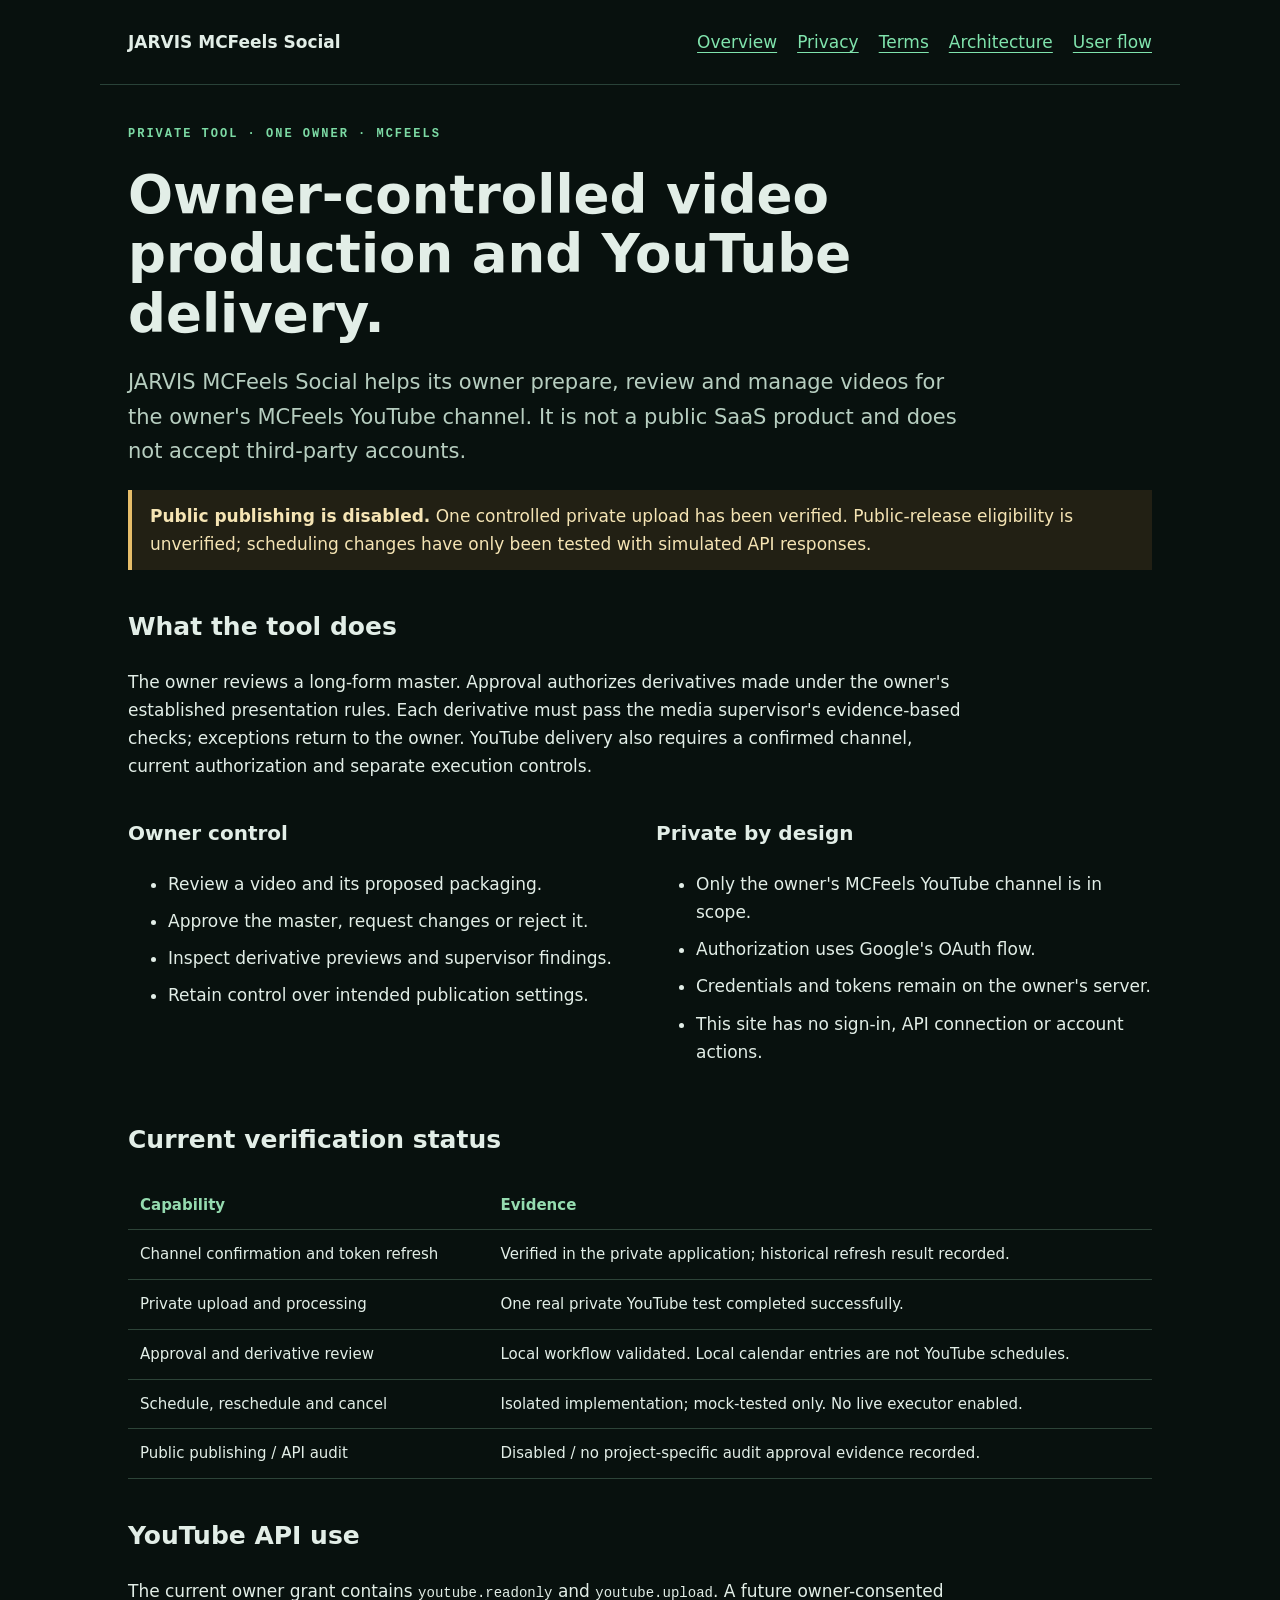
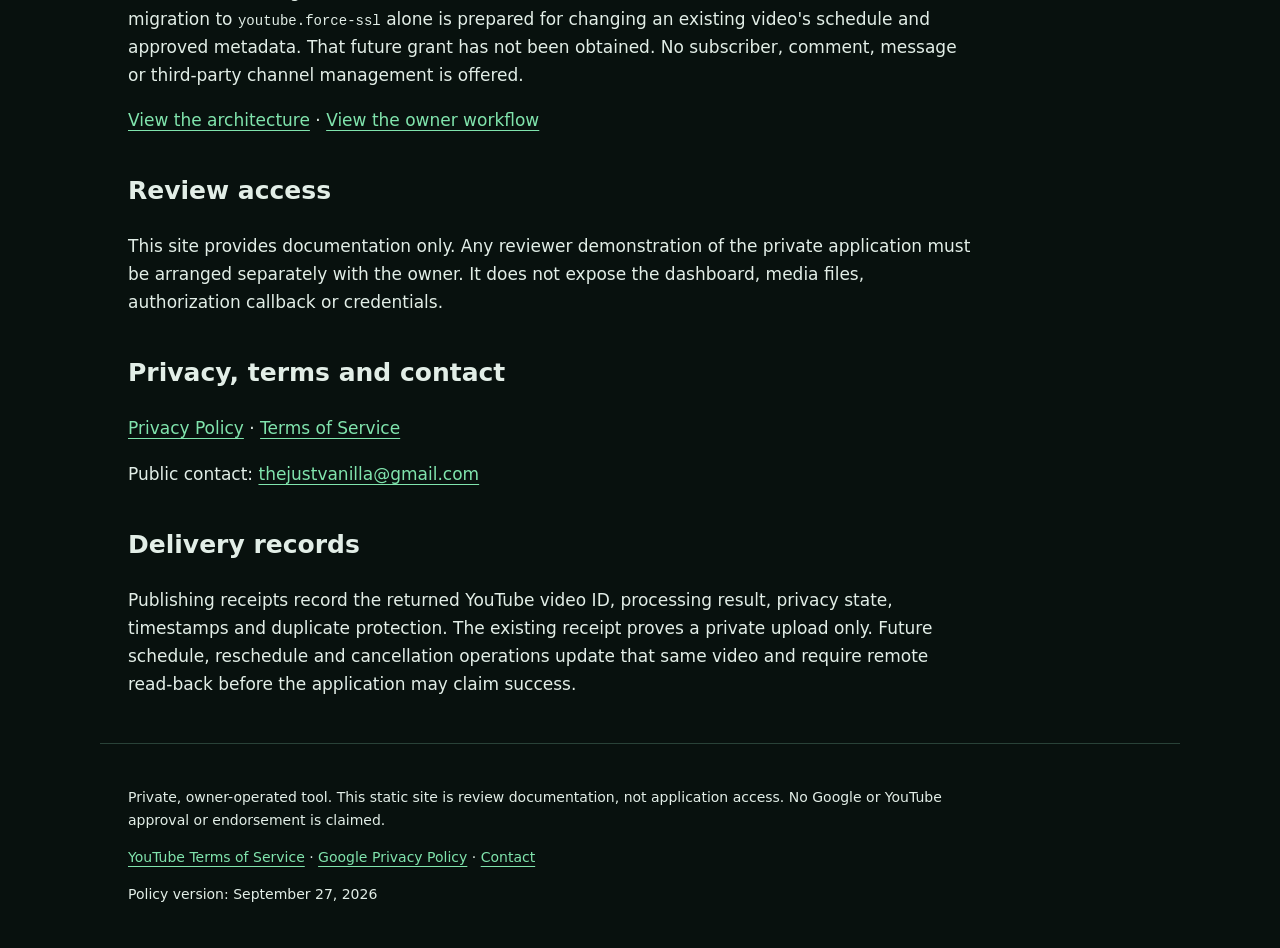
<file: index.html>
<!doctype html><html lang="en"><head><meta charset="utf-8"><meta name="viewport" content="width=device-width,initial-scale=1"><meta name="referrer" content="no-referrer"><meta http-equiv="Content-Security-Policy" content="default-src 'none'; style-src 'self'; img-src 'self'; base-uri 'none'; form-action 'none'; connect-src 'none'"><title>Overview | JARVIS MCFeels Social</title><link rel="stylesheet" href="assets/site.css"></head><body><a class="skip" href="#main">Skip to content</a><header><strong>JARVIS MCFeels Social</strong><nav aria-label="Main"><a href="index.html">Overview</a><a href="privacy.html">Privacy</a><a href="terms.html">Terms</a><a href="architecture.html">Architecture</a><a href="user-flow.html">User flow</a></nav></header><main id="main"><p class="eyebrow">PRIVATE TOOL · ONE OWNER · MCFEELS</p><h1>Owner-controlled video production and YouTube delivery.</h1><p class="lead">JARVIS MCFeels Social helps its owner prepare, review and manage videos for the owner's MCFeels YouTube channel. It is not a public SaaS product and does not accept third-party accounts.</p><div class="notice"><strong>Public publishing is disabled.</strong> One controlled private upload has been verified. Public-release eligibility is unverified; scheduling changes have only been tested with simulated API responses.</div><h2>What the tool does</h2><p>The owner reviews a long-form master. Approval authorizes derivatives made under the owner's established presentation rules. Each derivative must pass the media supervisor's evidence-based checks; exceptions return to the owner. YouTube delivery also requires a confirmed channel, current authorization and separate execution controls.</p><div class="columns"><section><h3>Owner control</h3><ul><li>Review a video and its proposed packaging.</li><li>Approve the master, request changes or reject it.</li><li>Inspect derivative previews and supervisor findings.</li><li>Retain control over intended publication settings.</li></ul></section><section><h3>Private by design</h3><ul><li>Only the owner's MCFeels YouTube channel is in scope.</li><li>Authorization uses Google's OAuth flow.</li><li>Credentials and tokens remain on the owner's server.</li><li>This site has no sign-in, API connection or account actions.</li></ul></section></div><h2>Current verification status</h2><table><thead><tr><th>Capability</th><th>Evidence</th></tr></thead><tbody><tr><td>Channel confirmation and token refresh</td><td>Verified in the private application; historical refresh result recorded.</td></tr><tr><td>Private upload and processing</td><td>One real private YouTube test completed successfully.</td></tr><tr><td>Approval and derivative review</td><td>Local workflow validated. Local calendar entries are not YouTube schedules.</td></tr><tr><td>Schedule, reschedule and cancel</td><td>Isolated implementation; mock-tested only. No live executor enabled.</td></tr><tr><td>Public publishing / API audit</td><td>Disabled / no project-specific audit approval evidence recorded.</td></tr></tbody></table><h2>YouTube API use</h2><p>The current owner grant contains <code>youtube.readonly</code> and <code>youtube.upload</code>. A future owner-consented migration to <code>youtube.force-ssl</code> alone is prepared for changing an existing video's schedule and approved metadata. That future grant has not been obtained. No subscriber, comment, message or third-party channel management is offered.</p><p><a href="architecture.html">View the architecture</a> · <a href="user-flow.html">View the owner workflow</a></p><h2>Review access</h2><p>This site provides documentation only. Any reviewer demonstration of the private application must be arranged separately with the owner. It does not expose the dashboard, media files, authorization callback or credentials.</p><h2>Privacy, terms and contact</h2><p><a href="privacy.html">Privacy Policy</a> · <a href="terms.html">Terms of Service</a></p><p>Public contact: <a href="mailto:thejustvanilla@gmail.com">thejustvanilla@gmail.com</a></p><h2>Delivery records</h2><p>Publishing receipts record the returned YouTube video ID, processing result, privacy state, timestamps and duplicate protection. The existing receipt proves a private upload only. Future schedule, reschedule and cancellation operations update that same video and require remote read-back before the application may claim success.</p></main><footer><p>Private, owner-operated tool. This static site is review documentation, not application access. No Google or YouTube approval or endorsement is claimed.</p><p><a href="https://www.youtube.com/t/terms">YouTube Terms of Service</a> · <a href="https://policies.google.com/privacy">Google Privacy Policy</a> · <a href="privacy.html#contact">Contact</a></p><p>Policy version: September 27, 2026</p></footer></body></html>
</file>
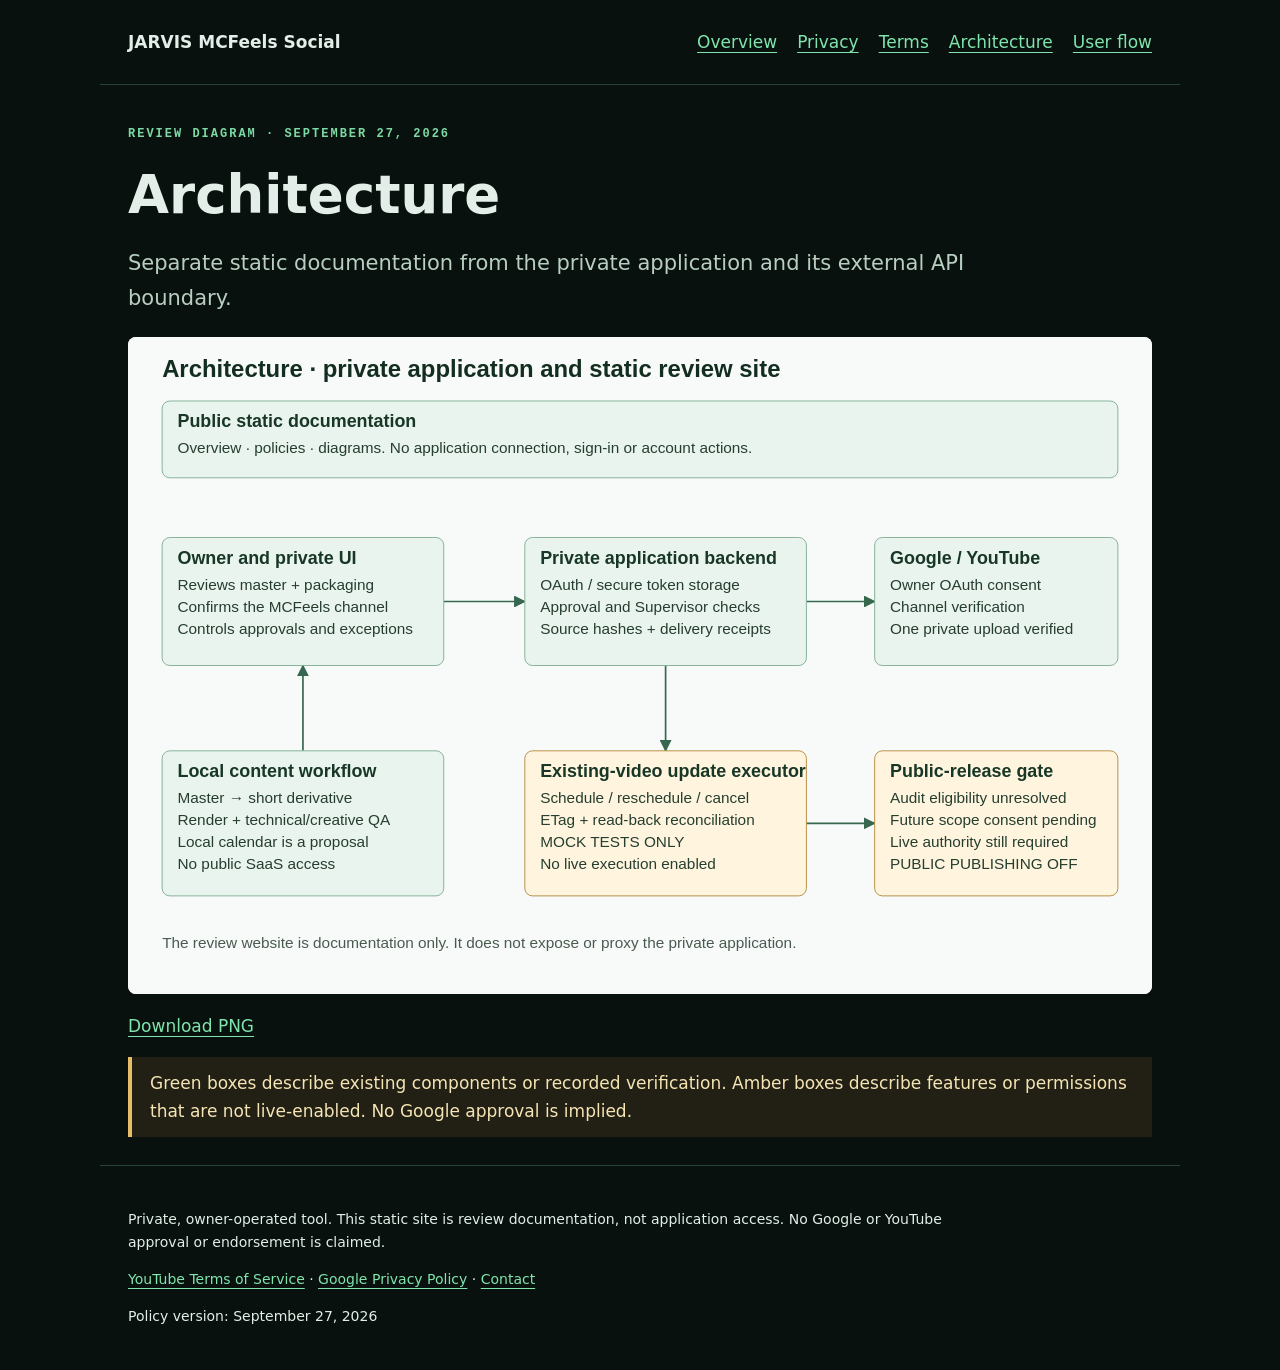
<file: architecture.html>
<!doctype html><html lang="en"><head><meta charset="utf-8"><meta name="viewport" content="width=device-width,initial-scale=1"><meta name="referrer" content="no-referrer"><meta http-equiv="Content-Security-Policy" content="default-src 'none'; style-src 'self'; img-src 'self'; base-uri 'none'; form-action 'none'; connect-src 'none'"><title>Architecture | JARVIS MCFeels Social</title><link rel="stylesheet" href="assets/site.css"></head><body><a class="skip" href="#main">Skip to content</a><header><strong>JARVIS MCFeels Social</strong><nav aria-label="Main"><a href="index.html">Overview</a><a href="privacy.html">Privacy</a><a href="terms.html">Terms</a><a href="architecture.html">Architecture</a><a href="user-flow.html">User flow</a></nav></header><main id="main"><p class="eyebrow">REVIEW DIAGRAM · SEPTEMBER 27, 2026</p><h1>Architecture</h1><p class="lead">Separate static documentation from the private application and its external API boundary.</p><img src="assets/architecture.svg" alt="Separate static documentation from the private application and its external API boundary."><p><a href="assets/architecture.png">Download PNG</a></p><div class="notice">Green boxes describe existing components or recorded verification. Amber boxes describe features or permissions that are not live-enabled. No Google approval is implied.</div></main><footer><p>Private, owner-operated tool. This static site is review documentation, not application access. No Google or YouTube approval or endorsement is claimed.</p><p><a href="https://www.youtube.com/t/terms">YouTube Terms of Service</a> · <a href="https://policies.google.com/privacy">Google Privacy Policy</a> · <a href="privacy.html#contact">Contact</a></p><p>Policy version: September 27, 2026</p></footer></body></html>
</file>
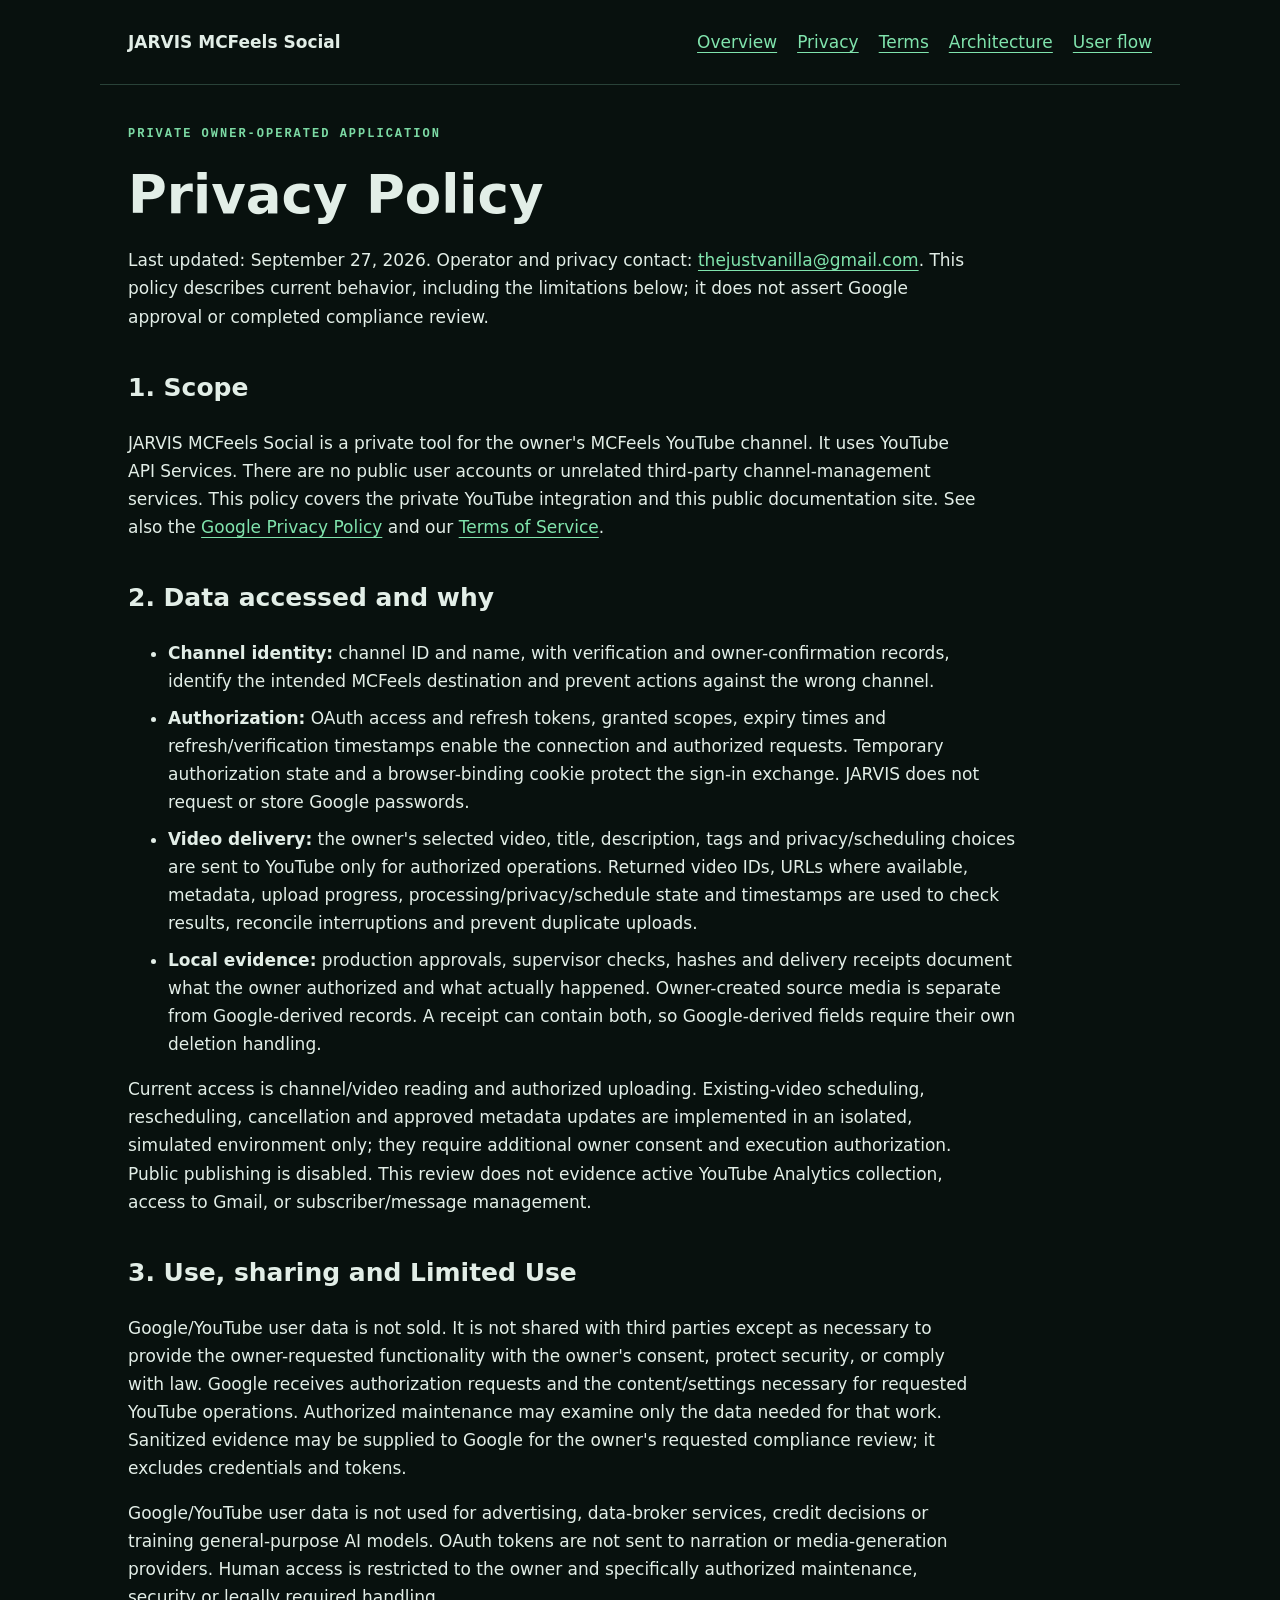
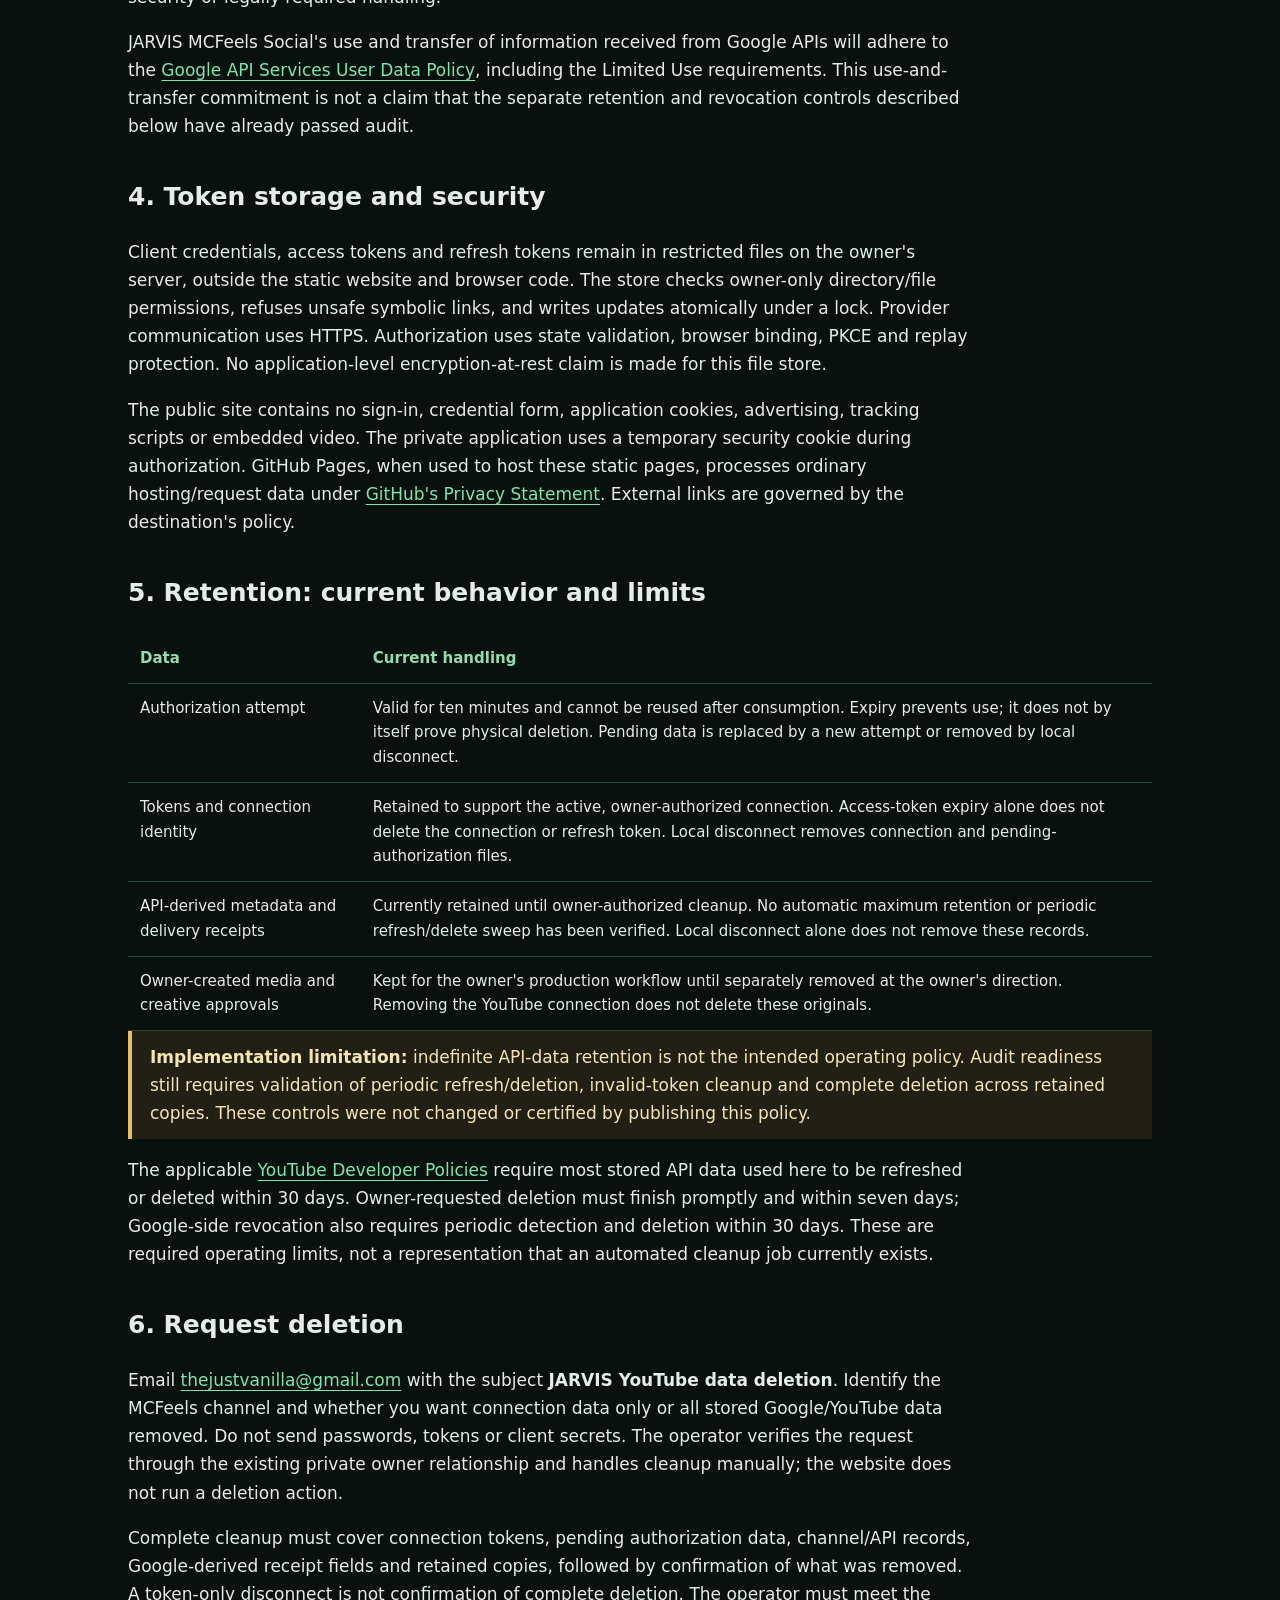
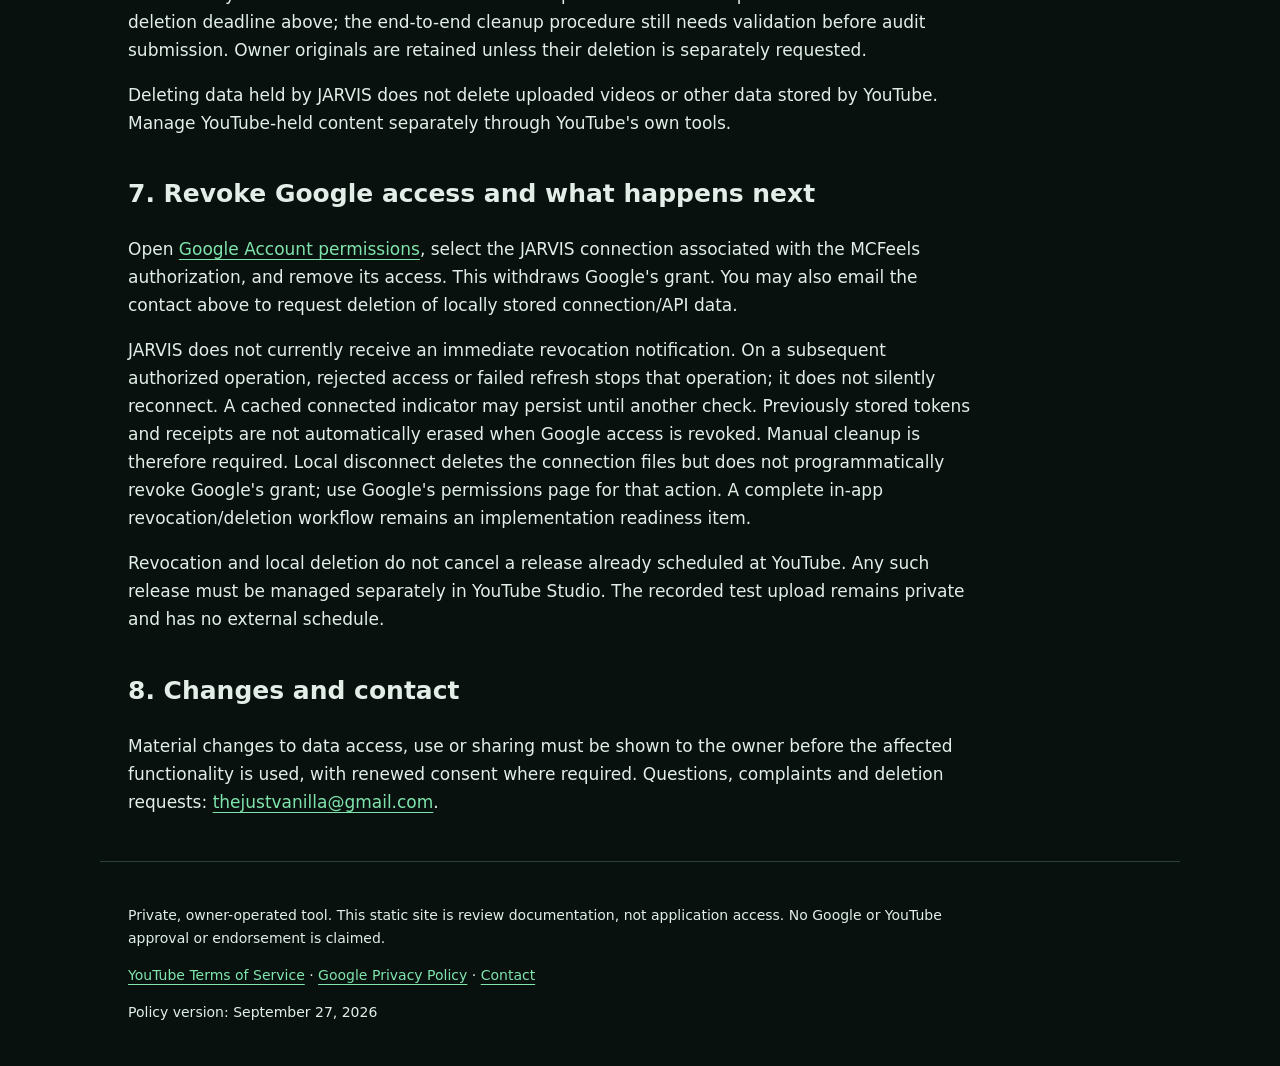
<file: privacy.html>
<!doctype html><html lang="en"><head><meta charset="utf-8"><meta name="viewport" content="width=device-width,initial-scale=1"><meta name="referrer" content="no-referrer"><meta http-equiv="Content-Security-Policy" content="default-src 'none'; style-src 'self'; img-src 'self'; base-uri 'none'; form-action 'none'; connect-src 'none'"><title>Privacy Policy | JARVIS MCFeels Social</title><link rel="stylesheet" href="assets/site.css"></head><body><a class="skip" href="#main">Skip to content</a><header><strong>JARVIS MCFeels Social</strong><nav aria-label="Main"><a href="index.html">Overview</a><a href="privacy.html">Privacy</a><a href="terms.html">Terms</a><a href="architecture.html">Architecture</a><a href="user-flow.html">User flow</a></nav></header><main id="main"><p class="eyebrow">PRIVATE OWNER-OPERATED APPLICATION</p><h1>Privacy Policy</h1><p>Last updated: September 27, 2026. Operator and privacy contact: <a href="mailto:thejustvanilla@gmail.com">thejustvanilla@gmail.com</a>. This policy describes current behavior, including the limitations below; it does not assert Google approval or completed compliance review.</p>
<h2>1. Scope</h2><p>JARVIS MCFeels Social is a private tool for the owner's MCFeels YouTube channel. It uses YouTube API Services. There are no public user accounts or unrelated third-party channel-management services. This policy covers the private YouTube integration and this public documentation site. See also the <a href="https://policies.google.com/privacy">Google Privacy Policy</a> and our <a href="terms.html">Terms of Service</a>.</p>
<h2>2. Data accessed and why</h2><ul><li><strong>Channel identity:</strong> channel ID and name, with verification and owner-confirmation records, identify the intended MCFeels destination and prevent actions against the wrong channel.</li><li><strong>Authorization:</strong> OAuth access and refresh tokens, granted scopes, expiry times and refresh/verification timestamps enable the connection and authorized requests. Temporary authorization state and a browser-binding cookie protect the sign-in exchange. JARVIS does not request or store Google passwords.</li><li><strong>Video delivery:</strong> the owner's selected video, title, description, tags and privacy/scheduling choices are sent to YouTube only for authorized operations. Returned video IDs, URLs where available, metadata, upload progress, processing/privacy/schedule state and timestamps are used to check results, reconcile interruptions and prevent duplicate uploads.</li><li><strong>Local evidence:</strong> production approvals, supervisor checks, hashes and delivery receipts document what the owner authorized and what actually happened. Owner-created source media is separate from Google-derived records. A receipt can contain both, so Google-derived fields require their own deletion handling.</li></ul><p>Current access is channel/video reading and authorized uploading. Existing-video scheduling, rescheduling, cancellation and approved metadata updates are implemented in an isolated, simulated environment only; they require additional owner consent and execution authorization. Public publishing is disabled. This review does not evidence active YouTube Analytics collection, access to Gmail, or subscriber/message management.</p>
<h2>3. Use, sharing and Limited Use</h2><p>Google/YouTube user data is not sold. It is not shared with third parties except as necessary to provide the owner-requested functionality with the owner's consent, protect security, or comply with law. Google receives authorization requests and the content/settings necessary for requested YouTube operations. Authorized maintenance may examine only the data needed for that work. Sanitized evidence may be supplied to Google for the owner's requested compliance review; it excludes credentials and tokens.</p><p>Google/YouTube user data is not used for advertising, data-broker services, credit decisions or training general-purpose AI models. OAuth tokens are not sent to narration or media-generation providers. Human access is restricted to the owner and specifically authorized maintenance, security or legally required handling.</p><p>JARVIS MCFeels Social's use and transfer of information received from Google APIs will adhere to the <a href="https://developers.google.com/terms/api-services-user-data-policy">Google API Services User Data Policy</a>, including the Limited Use requirements. This use-and-transfer commitment is not a claim that the separate retention and revocation controls described below have already passed audit.</p>
<h2>4. Token storage and security</h2><p>Client credentials, access tokens and refresh tokens remain in restricted files on the owner's server, outside the static website and browser code. The store checks owner-only directory/file permissions, refuses unsafe symbolic links, and writes updates atomically under a lock. Provider communication uses HTTPS. Authorization uses state validation, browser binding, PKCE and replay protection. No application-level encryption-at-rest claim is made for this file store.</p><p>The public site contains no sign-in, credential form, application cookies, advertising, tracking scripts or embedded video. The private application uses a temporary security cookie during authorization. GitHub Pages, when used to host these static pages, processes ordinary hosting/request data under <a href="https://docs.github.com/en/site-policy/privacy-policies/github-general-privacy-statement">GitHub's Privacy Statement</a>. External links are governed by the destination's policy.</p>
<h2>5. Retention: current behavior and limits</h2><table><thead><tr><th>Data</th><th>Current handling</th></tr></thead><tbody><tr><td>Authorization attempt</td><td>Valid for ten minutes and cannot be reused after consumption. Expiry prevents use; it does not by itself prove physical deletion. Pending data is replaced by a new attempt or removed by local disconnect.</td></tr><tr><td>Tokens and connection identity</td><td>Retained to support the active, owner-authorized connection. Access-token expiry alone does not delete the connection or refresh token. Local disconnect removes connection and pending-authorization files.</td></tr><tr><td>API-derived metadata and delivery receipts</td><td>Currently retained until owner-authorized cleanup. No automatic maximum retention or periodic refresh/delete sweep has been verified. Local disconnect alone does not remove these records.</td></tr><tr><td>Owner-created media and creative approvals</td><td>Kept for the owner's production workflow until separately removed at the owner's direction. Removing the YouTube connection does not delete these originals.</td></tr></tbody></table><div class="notice"><strong>Implementation limitation:</strong> indefinite API-data retention is not the intended operating policy. Audit readiness still requires validation of periodic refresh/deletion, invalid-token cleanup and complete deletion across retained copies. These controls were not changed or certified by publishing this policy.</div><p>The applicable <a href="https://developers.google.com/youtube/terms/developer-policies">YouTube Developer Policies</a> require most stored API data used here to be refreshed or deleted within 30 days. Owner-requested deletion must finish promptly and within seven days; Google-side revocation also requires periodic detection and deletion within 30 days. These are required operating limits, not a representation that an automated cleanup job currently exists.</p>
<h2>6. Request deletion</h2><p>Email <a href="mailto:thejustvanilla@gmail.com">thejustvanilla@gmail.com</a> with the subject <strong>JARVIS YouTube data deletion</strong>. Identify the MCFeels channel and whether you want connection data only or all stored Google/YouTube data removed. Do not send passwords, tokens or client secrets. The operator verifies the request through the existing private owner relationship and handles cleanup manually; the website does not run a deletion action.</p><p>Complete cleanup must cover connection tokens, pending authorization data, channel/API records, Google-derived receipt fields and retained copies, followed by confirmation of what was removed. A token-only disconnect is not confirmation of complete deletion. The operator must meet the deletion deadline above; the end-to-end cleanup procedure still needs validation before audit submission. Owner originals are retained unless their deletion is separately requested.</p><p>Deleting data held by JARVIS does not delete uploaded videos or other data stored by YouTube. Manage YouTube-held content separately through YouTube's own tools.</p>
<h2>7. Revoke Google access and what happens next</h2><p>Open <a href="https://security.google.com/settings/security/permissions">Google Account permissions</a>, select the JARVIS connection associated with the MCFeels authorization, and remove its access. This withdraws Google's grant. You may also email the contact above to request deletion of locally stored connection/API data.</p><p>JARVIS does not currently receive an immediate revocation notification. On a subsequent authorized operation, rejected access or failed refresh stops that operation; it does not silently reconnect. A cached connected indicator may persist until another check. Previously stored tokens and receipts are not automatically erased when Google access is revoked. Manual cleanup is therefore required. Local disconnect deletes the connection files but does not programmatically revoke Google's grant; use Google's permissions page for that action. A complete in-app revocation/deletion workflow remains an implementation readiness item.</p><p>Revocation and local deletion do not cancel a release already scheduled at YouTube. Any such release must be managed separately in YouTube Studio. The recorded test upload remains private and has no external schedule.</p>
<h2>8. Changes and contact</h2><p>Material changes to data access, use or sharing must be shown to the owner before the affected functionality is used, with renewed consent where required. Questions, complaints and deletion requests: <span id="contact"><a href="mailto:thejustvanilla@gmail.com">thejustvanilla@gmail.com</a></span>.</p></main><footer><p>Private, owner-operated tool. This static site is review documentation, not application access. No Google or YouTube approval or endorsement is claimed.</p><p><a href="https://www.youtube.com/t/terms">YouTube Terms of Service</a> · <a href="https://policies.google.com/privacy">Google Privacy Policy</a> · <a href="privacy.html#contact">Contact</a></p><p>Policy version: September 27, 2026</p></footer></body></html>
</file>
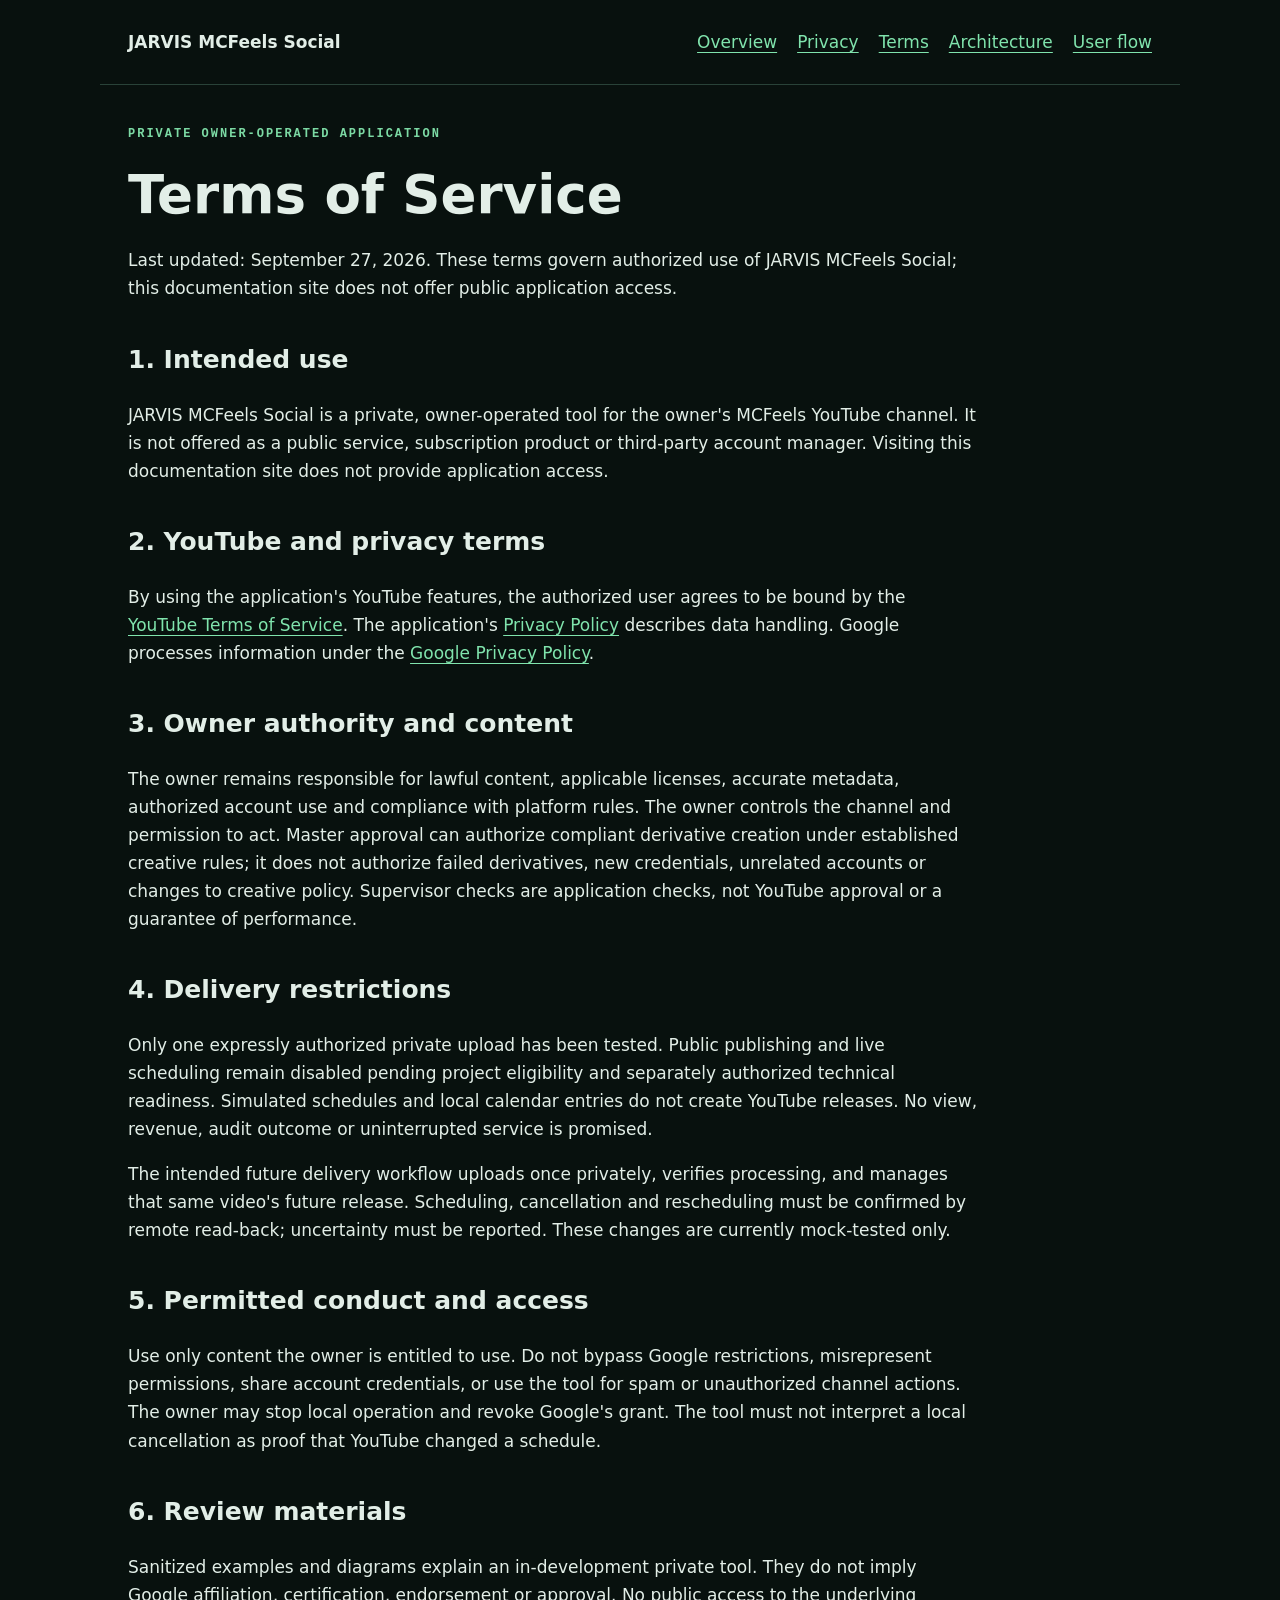
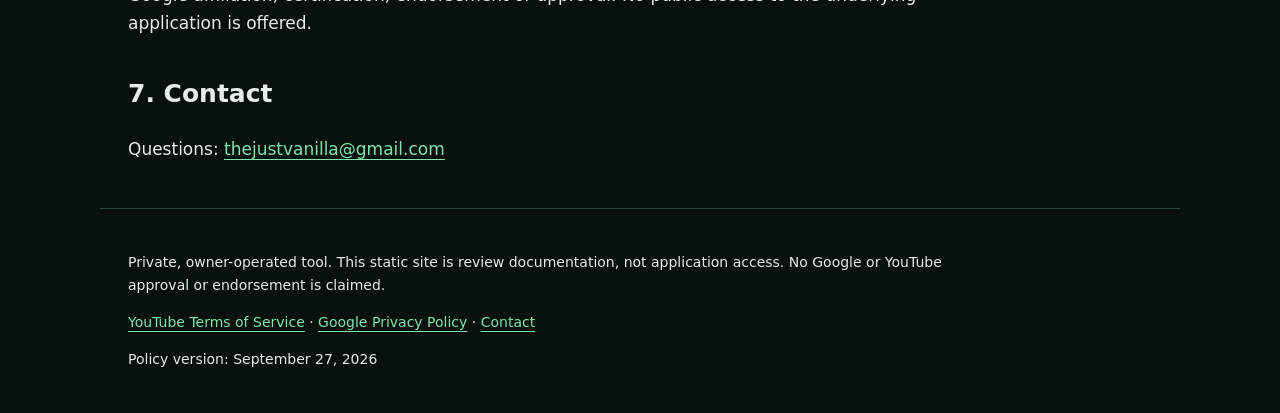
<file: terms.html>
<!doctype html><html lang="en"><head><meta charset="utf-8"><meta name="viewport" content="width=device-width,initial-scale=1"><meta name="referrer" content="no-referrer"><meta http-equiv="Content-Security-Policy" content="default-src 'none'; style-src 'self'; img-src 'self'; base-uri 'none'; form-action 'none'; connect-src 'none'"><title>Terms of Service | JARVIS MCFeels Social</title><link rel="stylesheet" href="assets/site.css"></head><body><a class="skip" href="#main">Skip to content</a><header><strong>JARVIS MCFeels Social</strong><nav aria-label="Main"><a href="index.html">Overview</a><a href="privacy.html">Privacy</a><a href="terms.html">Terms</a><a href="architecture.html">Architecture</a><a href="user-flow.html">User flow</a></nav></header><main id="main"><p class="eyebrow">PRIVATE OWNER-OPERATED APPLICATION</p><h1>Terms of Service</h1><p>Last updated: September 27, 2026. These terms govern authorized use of JARVIS MCFeels Social; this documentation site does not offer public application access.</p><h2>1. Intended use</h2><p>JARVIS MCFeels Social is a private, owner-operated tool for the owner's MCFeels YouTube channel. It is not offered as a public service, subscription product or third-party account manager. Visiting this documentation site does not provide application access.</p><h2>2. YouTube and privacy terms</h2><p>By using the application's YouTube features, the authorized user agrees to be bound by the <a href="https://www.youtube.com/t/terms">YouTube Terms of Service</a>. The application's <a href="privacy.html">Privacy Policy</a> describes data handling. Google processes information under the <a href="https://policies.google.com/privacy">Google Privacy Policy</a>.</p><h2>3. Owner authority and content</h2><p>The owner remains responsible for lawful content, applicable licenses, accurate metadata, authorized account use and compliance with platform rules. The owner controls the channel and permission to act. Master approval can authorize compliant derivative creation under established creative rules; it does not authorize failed derivatives, new credentials, unrelated accounts or changes to creative policy. Supervisor checks are application checks, not YouTube approval or a guarantee of performance.</p><h2>4. Delivery restrictions</h2><p>Only one expressly authorized private upload has been tested. Public publishing and live scheduling remain disabled pending project eligibility and separately authorized technical readiness. Simulated schedules and local calendar entries do not create YouTube releases. No view, revenue, audit outcome or uninterrupted service is promised.</p><p>The intended future delivery workflow uploads once privately, verifies processing, and manages that same video's future release. Scheduling, cancellation and rescheduling must be confirmed by remote read-back; uncertainty must be reported. These changes are currently mock-tested only.</p><h2>5. Permitted conduct and access</h2><p>Use only content the owner is entitled to use. Do not bypass Google restrictions, misrepresent permissions, share account credentials, or use the tool for spam or unauthorized channel actions. The owner may stop local operation and revoke Google's grant. The tool must not interpret a local cancellation as proof that YouTube changed a schedule.</p><h2>6. Review materials</h2><p>Sanitized examples and diagrams explain an in-development private tool. They do not imply Google affiliation, certification, endorsement or approval. No public access to the underlying application is offered.</p><h2>7. Contact</h2><p>Questions: <a href="mailto:thejustvanilla@gmail.com">thejustvanilla@gmail.com</a></p></main><footer><p>Private, owner-operated tool. This static site is review documentation, not application access. No Google or YouTube approval or endorsement is claimed.</p><p><a href="https://www.youtube.com/t/terms">YouTube Terms of Service</a> · <a href="https://policies.google.com/privacy">Google Privacy Policy</a> · <a href="privacy.html#contact">Contact</a></p><p>Policy version: September 27, 2026</p></footer></body></html>
</file>
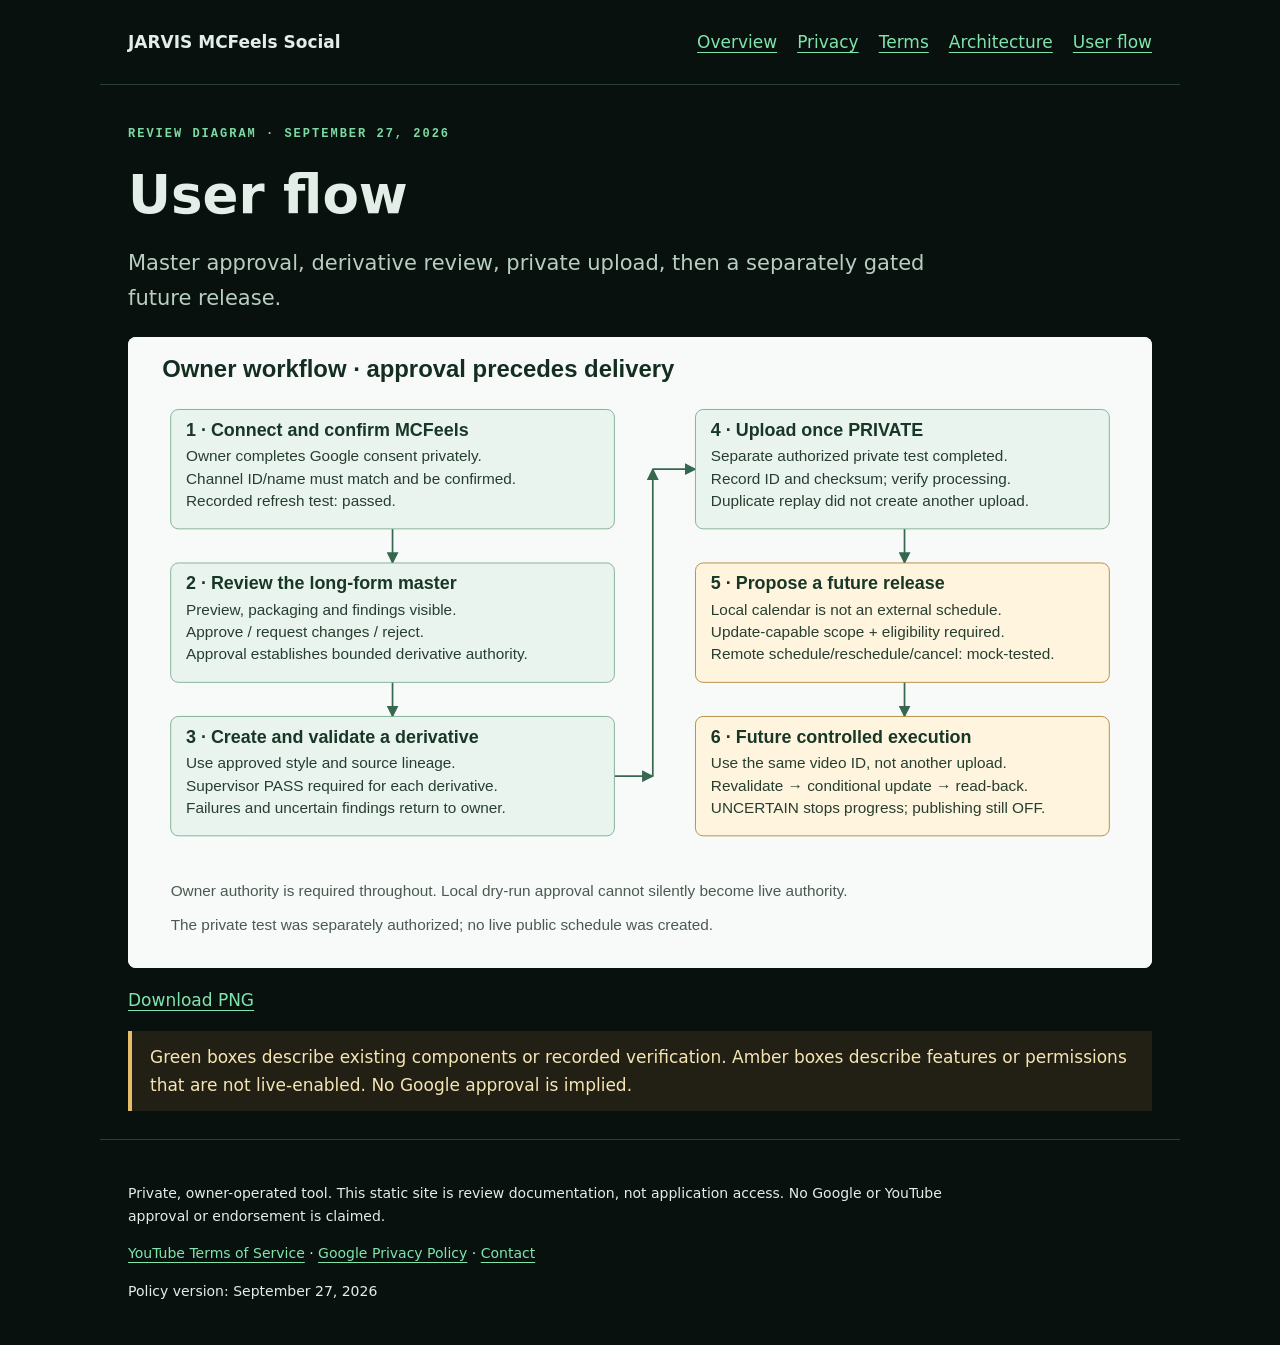
<file: user-flow.html>
<!doctype html><html lang="en"><head><meta charset="utf-8"><meta name="viewport" content="width=device-width,initial-scale=1"><meta name="referrer" content="no-referrer"><meta http-equiv="Content-Security-Policy" content="default-src 'none'; style-src 'self'; img-src 'self'; base-uri 'none'; form-action 'none'; connect-src 'none'"><title>User flow | JARVIS MCFeels Social</title><link rel="stylesheet" href="assets/site.css"></head><body><a class="skip" href="#main">Skip to content</a><header><strong>JARVIS MCFeels Social</strong><nav aria-label="Main"><a href="index.html">Overview</a><a href="privacy.html">Privacy</a><a href="terms.html">Terms</a><a href="architecture.html">Architecture</a><a href="user-flow.html">User flow</a></nav></header><main id="main"><p class="eyebrow">REVIEW DIAGRAM · SEPTEMBER 27, 2026</p><h1>User flow</h1><p class="lead">Master approval, derivative review, private upload, then a separately gated future release.</p><img src="assets/user-flow.svg" alt="Master approval, derivative review, private upload, then a separately gated future release."><p><a href="assets/user-flow.png">Download PNG</a></p><div class="notice">Green boxes describe existing components or recorded verification. Amber boxes describe features or permissions that are not live-enabled. No Google approval is implied.</div></main><footer><p>Private, owner-operated tool. This static site is review documentation, not application access. No Google or YouTube approval or endorsement is claimed.</p><p><a href="https://www.youtube.com/t/terms">YouTube Terms of Service</a> · <a href="https://policies.google.com/privacy">Google Privacy Policy</a> · <a href="privacy.html#contact">Contact</a></p><p>Policy version: September 27, 2026</p></footer></body></html>
</file>
<file: assets/site.css>
*{box-sizing:border-box}html{color-scheme:dark}body{margin:0;background:#08110e;color:#e2eee7;font:17px/1.65 system-ui,sans-serif}header,main,footer{max-width:1080px;margin:auto;padding:28px}header{display:flex;align-items:center;justify-content:space-between;gap:20px;border-bottom:1px solid #294238}nav{display:flex;gap:20px;flex-wrap:wrap}a{color:#80e4ad;text-underline-offset:4px}a:focus-visible{outline:3px solid #f0cb74;outline-offset:4px}h1{font-size:clamp(32px,5vw,53px);line-height:1.12;max-width:880px;margin:22px 0}h2{font-size:25px;margin-top:36px}h3{font-size:20px}p,li{max-width:850px}.eyebrow{font:700 12px/1.5 ui-monospace,monospace;letter-spacing:2px;color:#7cdaa4}.lead{font-size:21px;color:#b7cec0}.notice{border-left:4px solid #e6bd69;padding:12px 18px;background:#222014;color:#f5e4b4}.status{background:#0e2018;border:1px solid #335643;padding:18px 24px;border-radius:8px;margin:24px 0}table{width:100%;border-collapse:collapse;font-size:15px}th,td{padding:12px;text-align:left;vertical-align:top;border-bottom:1px solid #2d4438}th{color:#95dbaf}img{display:block;max-width:100%;height:auto;border-radius:8px;background:white;margin:18px 0}small,.muted{color:#adc1b5}code{overflow-wrap:anywhere;font:14px ui-monospace,monospace}.columns{display:grid;grid-template-columns:1fr 1fr;gap:32px}footer{border-top:1px solid #294238;font-size:14px}.skip{position:absolute;top:-100px}.skip:focus{top:8px}li{margin:9px 0}@media(max-width:650px){header{display:block}nav{margin-top:16px}.columns{grid-template-columns:1fr}main,header,footer{padding:20px}th,td{padding:8px;font-size:13px}}@media print{body{background:white;color:#182d22}nav,.skip{display:none}a{color:#163e28}.notice,.status{background:#f3f6f3;color:#17231c}}
</file>
